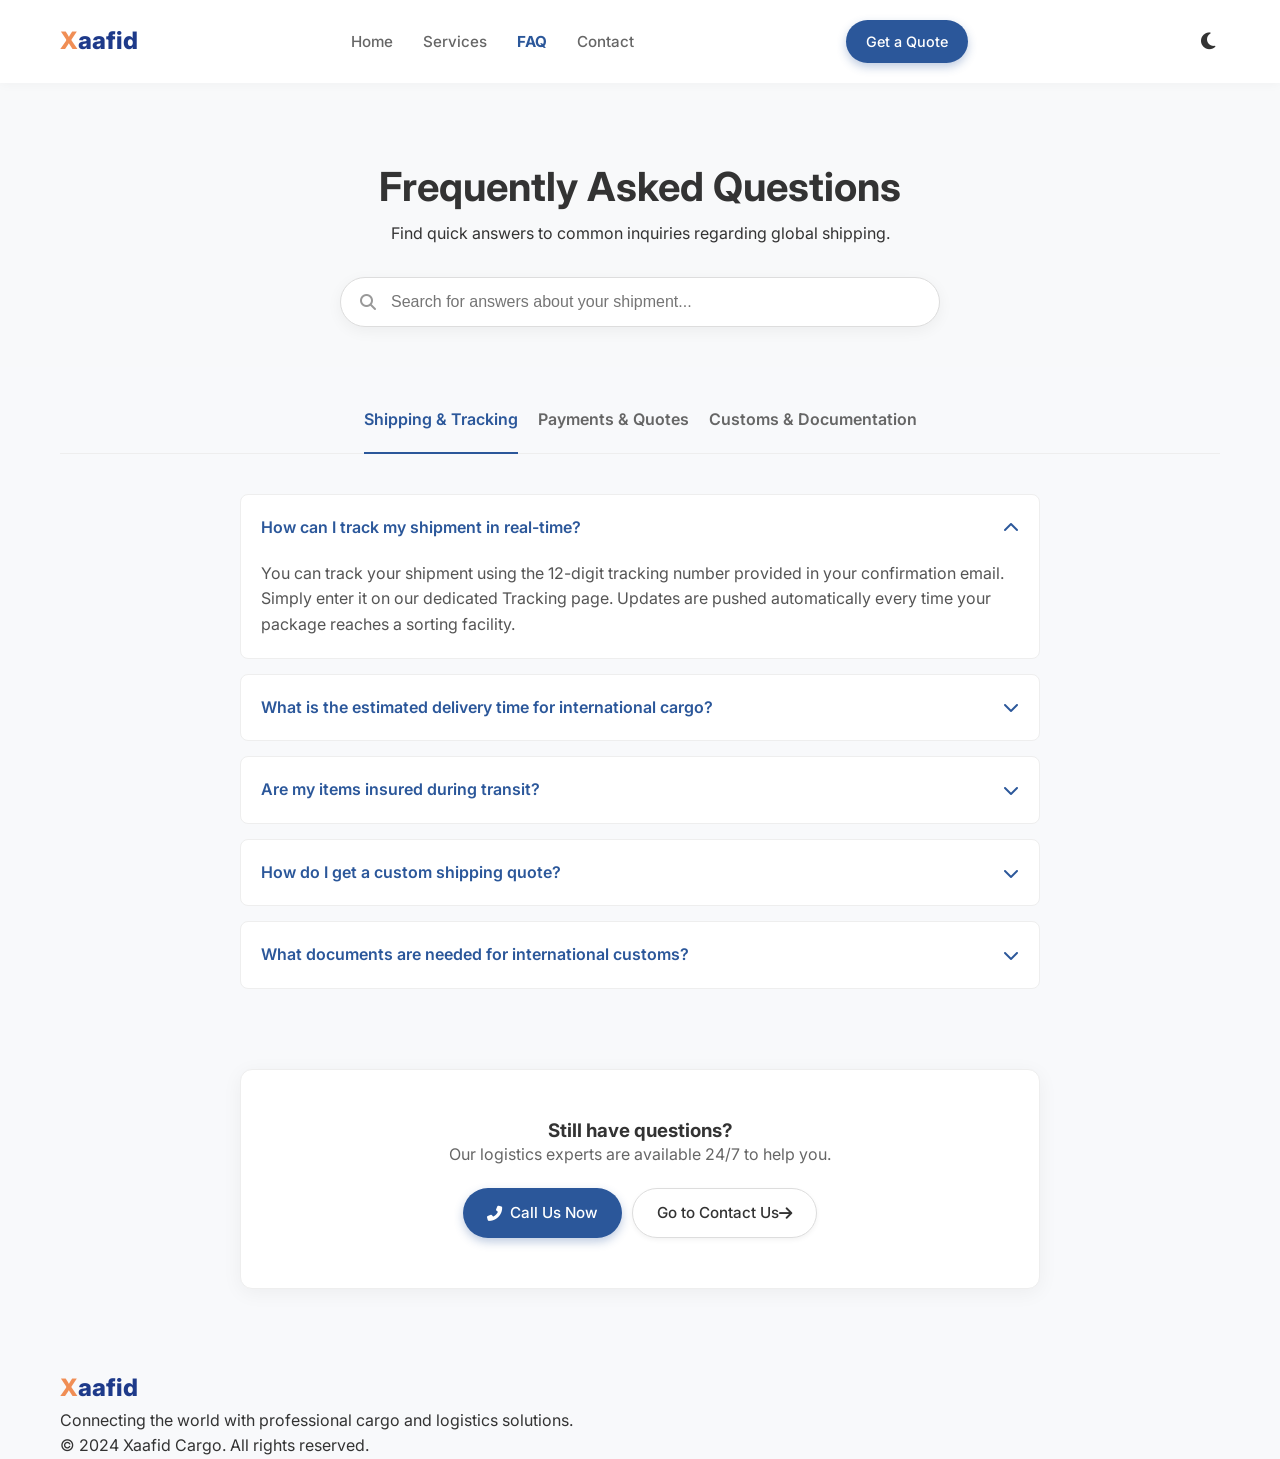
<file: faq.html>
<!DOCTYPE html>
<html lang="en">

<head>
    <meta charset="UTF-8">
    <meta name="viewport" content="width=device-width, initial-scale=1.0">
    <title>FAQ - Xaafid Logistics</title>
    <link rel="preconnect" href="https://fonts.googleapis.com">
    <link rel="preconnect" href="https://fonts.gstatic.com" crossorigin>
    <link href="https://fonts.googleapis.com/css2?family=Inter:wght@300;400;500;600;700&display=swap" rel="stylesheet">
    <link rel="stylesheet" href="https://cdnjs.cloudflare.com/ajax/libs/font-awesome/6.4.0/css/all.min.css">
    <link rel="stylesheet" href="css/style.css">
    <style>
        .faq-hero {
            background-color: #F8F9FA;
            padding: 80px 0 40px;
            text-align: center;
        }

        .search-container {
            max-width: 600px;
            margin: 30px auto 0;
            position: relative;
        }

        .search-input {
            width: 100%;
            padding: 15px 20px 15px 50px;
            border: 1px solid #ddd;
            border-radius: 30px;
            font-size: 1rem;
            outline: none;
            box-shadow: 0 4px 15px rgba(0, 0, 0, 0.05);
        }

        .search-icon {
            position: absolute;
            left: 20px;
            top: 50%;
            transform: translateY(-50%);
            color: #999;
        }

        .faq-nav {
            display: flex;
            justify-content: center;
            gap: 20px;
            margin: 40px 0;
            border-bottom: 1px solid #eee;
            padding-bottom: 20px;
        }

        .faq-tab {
            font-weight: 600;
            color: #666;
            cursor: pointer;
            padding-bottom: 20px;
            border-bottom: 2px solid transparent;
            margin-bottom: -21px;
        }

        .faq-tab.active {
            color: var(--primary-blue);
            border-color: var(--primary-blue);
        }

        .faq-accordion {
            max-width: 800px;
            margin: 0 auto 80px;
        }

        .faq-item {
            background: white;
            border: 1px solid #eee;
            border-radius: 8px;
            margin-bottom: 15px;
            overflow: hidden;
        }

        .faq-question {
            padding: 20px;
            display: flex;
            justify-content: space-between;
            align-items: center;
            cursor: pointer;
            font-weight: 600;
            color: var(--primary-blue);
        }

        .faq-question:hover {
            background-color: #fcfcfc;
        }

        .faq-answer {
            padding: 0 20px;
            max-height: 0;
            overflow: hidden;
            transition: max-height 0.3s ease, padding 0.3s ease;
            color: #555;
            line-height: 1.6;
        }

        .faq-item.active .faq-answer {
            padding: 0 20px 20px 20px;
            max-height: 200px;
            /* Approx height */
        }

        .faq-icon-rotate {
            transition: transform 0.3s;
        }

        .faq-item.active .faq-icon-rotate {
            transform: rotate(180deg);
        }

        .still-question {
            text-align: center;
            background: white;
            padding: 50px;
            border-radius: 12px;
            box-shadow: 0 4px 20px rgba(0, 0, 0, 0.05);
            max-width: 800px;
            margin: 0 auto 80px;
            border: 1px solid #eee;
        }

        /* Dark Mode */
        body.dark-mode .faq-hero {
            background-color: #121212;
        }

        body.dark-mode .faq-item,
        body.dark-mode .still-question,
        body.dark-mode .search-input {
            background-color: #1E1E1E;
            border-color: #333;
            color: white;
        }

        body.dark-mode .faq-question {
            color: white;
        }

        body.dark-mode .faq-answer {
            color: #ccc;
        }
    </style>
</head>

<body>
    <header class="header">
        <div class="container header-container">
            <a href="index.html" class="logo">
                <span class="logo-x">X</span>aafid
            </a>
            <nav class="nav">
                <ul class="nav-list">
                    <li><a href="index.html">Home</a></li>
                    <li><a href="services.html">Services</a></li>
                    <li><a href="faq.html" style="color: var(--primary-blue); font-weight: 700;">FAQ</a></li>
                    <li><a href="contact.html">Contact</a></li>
                </ul>
            </nav>
            <a href="quote.html" class="btn btn-primary btn-track">Get a Quote</a>
            <button id="theme-toggle" class="theme-toggle-btn">
                <i class="fas fa-moon"></i>
            </button>
        </div>
    </header>

    <main>
        <section class="faq-hero">
            <div class="container">
                <h1 style="font-size: 2.5rem; margin-bottom: 10px;">Frequently Asked Questions</h1>
                <p>Find quick answers to common inquiries regarding global shipping.</p>
                <div class="search-container">
                    <i class="fas fa-search search-icon"></i>
                    <input type="text" class="search-input" placeholder="Search for answers about your shipment...">
                </div>
            </div>
        </section>

        <div class="container">
            <div class="faq-nav">
                <div class="faq-tab active">Shipping & Tracking</div>
                <div class="faq-tab">Payments & Quotes</div>
                <div class="faq-tab">Customs & Documentation</div>
            </div>

            <div class="faq-accordion">
                <!-- Q1 -->
                <div class="faq-item active">
                    <div class="faq-question">
                        How can I track my shipment in real-time?
                        <i class="fas fa-chevron-down faq-icon-rotate"></i>
                    </div>
                    <div class="faq-answer">
                        You can track your shipment using the 12-digit tracking number provided in your confirmation
                        email. Simply enter it on our dedicated Tracking page. Updates are pushed automatically every
                        time your package reaches a sorting facility.
                    </div>
                </div>

                <!-- Q2 -->
                <div class="faq-item">
                    <div class="faq-question">
                        What is the estimated delivery time for international cargo?
                        <i class="fas fa-chevron-down faq-icon-rotate"></i>
                    </div>
                    <div class="faq-answer">
                        Transit times depend on the mode of transport. Air freight typically takes 3-5 business days,
                        while Sea freight can take 15-45 days depending on the origin and destination ports.
                    </div>
                </div>

                <!-- Q3 -->
                <div class="faq-item">
                    <div class="faq-question">
                        Are my items insured during transit?
                        <i class="fas fa-chevron-down faq-icon-rotate"></i>
                    </div>
                    <div class="faq-answer">
                        Yes, Xaafid Cargo offers comprehensive cargo insurance. Basic liability coverage is included,
                        but we recommend full-value protection for high-value goods.
                    </div>
                </div>

                <!-- Q4 -->
                <div class="faq-item">
                    <div class="faq-question">
                        How do I get a custom shipping quote?
                        <i class="fas fa-chevron-down faq-icon-rotate"></i>
                    </div>
                    <div class="faq-answer">
                        You can get a free quote by visiting our "Get a Quote" page and filling out the shipment details
                        (weight, dimensions, origin, destination). Our team will respond within 24 hours.
                    </div>
                </div>

                <!-- Q5 -->
                <div class="faq-item">
                    <div class="faq-question">
                        What documents are needed for international customs?
                        <i class="fas fa-chevron-down faq-icon-rotate"></i>
                    </div>
                    <div class="faq-answer">
                        Typically, you need a Commercial Invoice, Packing List, and Bill of Lading (or Airway Bill).
                        Depending on the goods, you may also need Certificates of Origin or specific permits. Our
                        customs brokers can assist you with this.
                    </div>
                </div>
            </div>

            <div class="still-question">
                <h3>Still have questions?</h3>
                <p style="color: #666; margin-bottom: 20px;">Our logistics experts are available 24/7 to help you.</p>
                <div style="display: flex; gap: 10px; justify-content: center;">
                    <a href="contact.html" class="btn btn-primary"><i class="fas fa-phone-alt"
                            style="margin-right: 8px;"></i> Call Us Now</a>
                    <a href="contact.html" class="btn btn-secondary" style="border-radius: 30px;">Go to Contact Us <i
                            class="fas fa-arrow-right"></i></a>
                </div>
            </div>
        </div>
    </main>

    <footer class="footer">
        <div class="container footer-container">
            <div class="footer-col brand-col">
                <a href="#" class="logo footer-logo">
                    <span class="logo-x">X</span>aafid
                </a>
                <p>Connecting the world with professional cargo and logistics solutions.</p>
            </div>
            <div class="footer-bottom">
                <p>&copy; 2024 Xaafid Cargo. All rights reserved.</p>
            </div>
        </div>
    </footer>

    <script src="js/app.js"></script>
    <script>
        // Simple Accordion Script
        document.querySelectorAll('.faq-question').forEach(item => {
            item.addEventListener('click', () => {
                const parent = item.parentElement;
                parent.classList.toggle('active');
            });
        });
    </script>
</body>

</html>
</file>
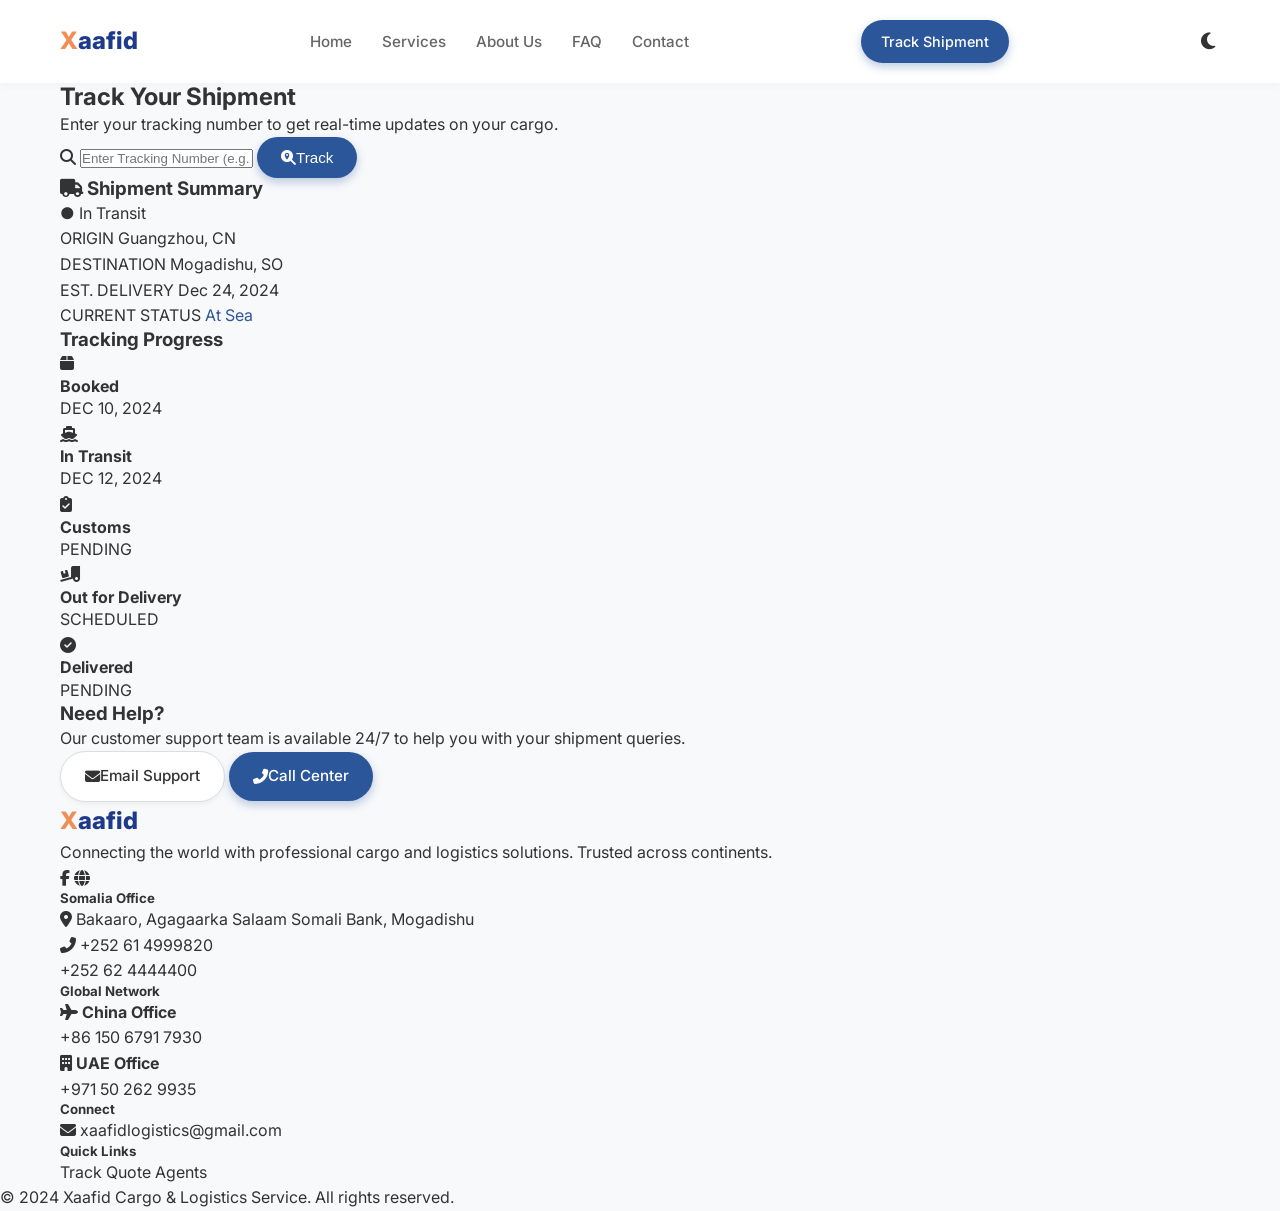
<file: tracking.html>
<!DOCTYPE html>
<html lang="en">

<head>
    <meta charset="UTF-8">
    <meta name="viewport" content="width=device-width, initial-scale=1.0">
    <title>Track Your Shipment - Xaafid Logistics</title>
    <link rel="preconnect" href="https://fonts.googleapis.com">
    <link rel="preconnect" href="https://fonts.gstatic.com" crossorigin>
    <link href="https://fonts.googleapis.com/css2?family=Inter:wght@300;400;500;600;700&display=swap" rel="stylesheet">
    <link rel="stylesheet" href="https://cdnjs.cloudflare.com/ajax/libs/font-awesome/6.4.0/css/all.min.css">
    <link rel="stylesheet" href="css/style.css">
</head>

<body>
    <header class="header">
        <div class="container header-container">
            <a href="index.html" class="logo">
                <span class="logo-x">X</span>aafid
            </a>
            <nav class="nav">
                <ul class="nav-list">
                    <li><a href="index.html">Home</a></li>
                    <li><a href="services.html">Services</a></li>
                    <li><a href="about.html">About Us</a></li>
                    <li><a href="faq.html">FAQ</a></li>
                    <li><a href="contact.html">Contact</a></li>
                </ul>
            </nav>
            <a href="tracking.html" class="btn btn-primary btn-track">Track Shipment</a>
            <button id="theme-toggle" class="theme-toggle-btn">
                <i class="fas fa-moon"></i>
            </button>
            <button class="mobile-menu-btn">
                <i class="fas fa-bars"></i>
            </button>
        </div>
    </header>

    <main class="tracking-main">
        <section class="tracking-hero">
            <div class="container">
                <h1 class="page-title">Track Your Shipment</h1>
                <p class="page-subtitle">Enter your tracking number to get real-time updates on your cargo.</p>

                <div class="tracking-search-box">
                    <i class="fas fa-search search-icon"></i>
                    <input type="text" placeholder="Enter Tracking Number (e.g. XFD-8895-B06A)" class="tracking-input">
                    <button class="btn btn-primary btn-search"><i class="fas fa-search-location"></i> Track</button>
                </div>
            </div>
        </section>

        <section class="tracking-result">
            <div class="container">
                <!-- Shipment Summary -->
                <div class="result-card summary-card">
                    <div class="card-header">
                        <h3><i class="fas fa-truck"></i> Shipment Summary</h3>
                        <span class="status-badge in-transit">● In Transit</span>
                    </div>
                    <div class="summary-grid">
                        <div class="summary-item">
                            <span class="label">ORIGIN</span>
                            <span class="value">Guangzhou, CN</span>
                        </div>
                        <div class="summary-item">
                            <span class="label">DESTINATION</span>
                            <span class="value">Mogadishu, SO</span>
                        </div>
                        <div class="summary-item">
                            <span class="label">EST. DELIVERY</span>
                            <span class="value">Dec 24, 2024</span>
                        </div>
                        <div class="summary-item">
                            <span class="label">CURRENT STATUS</span>
                            <span class="value text-blue">At Sea</span>
                        </div>
                    </div>
                </div>

                <!-- Tracking Progress -->
                <div class="result-card progress-card">
                    <h3>Tracking Progress</h3>
                    <div class="progress-timeline">
                        <div class="timeline-step completed">
                            <div class="step-icon"><i class="fas fa-box"></i></div>
                            <div class="step-content">
                                <h4>Booked</h4>
                                <span class="date">DEC 10, 2024</span>
                            </div>
                        </div>
                        <div class="timeline-step completed active">
                            <div class="step-icon"><i class="fas fa-ship"></i></div>
                            <div class="step-content">
                                <h4>In Transit</h4>
                                <span class="date">DEC 12, 2024</span>
                            </div>
                        </div>
                        <div class="timeline-step">
                            <div class="step-icon"><i class="fas fa-clipboard-check"></i></div>
                            <div class="step-content">
                                <h4>Customs</h4>
                                <span class="date">PENDING</span>
                            </div>
                        </div>
                        <div class="timeline-step">
                            <div class="step-icon"><i class="fas fa-truck-loading"></i></div>
                            <div class="step-content">
                                <h4>Out for Delivery</h4>
                                <span class="date">SCHEDULED</span>
                            </div>
                        </div>
                        <div class="timeline-step">
                            <div class="step-icon"><i class="fas fa-check-circle"></i></div>
                            <div class="step-content">
                                <h4>Delivered</h4>
                                <span class="date">PENDING</span>
                            </div>
                        </div>
                    </div>
                    <div class="progress-bar-bg">
                        <div class="progress-bar-fill" style="width: 35%;"></div>
                    </div>
                </div>

                <!-- Need Help -->
                <div class="help-section">
                    <div class="help-text">
                        <h3>Need Help?</h3>
                        <p>Our customer support team is available 24/7 to help you with your shipment queries.</p>
                    </div>
                    <div class="help-buttons">
                        <a href="mailto:support@xaafid.com" class="btn btn-secondary btn-help"><i
                                class="fas fa-envelope"></i> Email Support</a>
                        <a href="tel:+123456789" class="btn btn-primary btn-help-call"><i class="fas fa-phone-alt"></i>
                            Call Center</a>
                    </div>
                </div>
            </div>
        </section>
    </main>

    <footer class="footer" id="contact">
        <div class="container footer-container">
            <div class="footer-col brand-col">
                <a href="index.html" class="logo footer-logo">
                    <span class="logo-x">X</span>aafid
                </a>
                <p>Connecting the world with professional cargo and logistics solutions. Trusted across continents.</p>
                <div class="social-links">
                    <a href="#"><i class="fab fa-facebook-f"></i></a>
                    <a href="#"><i class="fas fa-globe"></i></a>
                </div>
            </div>

            <div class="footer-col">
                <h5>Somalia Office</h5>
                <ul class="contact-list">
                    <li><i class="fas fa-map-marker-alt"></i> Bakaaro, Agagaarka Salaam Somali Bank, Mogadishu</li>
                    <li><i class="fas fa-phone-alt"></i> +252 61 4999820<br>+252 62 4444400</li>
                </ul>
            </div>

            <div class="footer-col">
                <h5>Global Network</h5>
                <ul class="contact-list">
                    <li><i class="fas fa-plane"></i> <strong>China Office</strong><br>+86 150 6791 7930</li>
                    <li><i class="fas fa-building"></i> <strong>UAE Office</strong><br>+971 50 262 9935</li>
                </ul>
            </div>

            <div class="footer-col">
                <h5>Connect</h5>
                <ul class="contact-list">
                    <li><i class="fas fa-envelope"></i> xaafidlogistics@gmail.com</li>
                </ul>
                <div class="quick-links">
                    <h5>Quick Links</h5>
                    <div class="tags">
                        <a href="tracking.html">Track</a>
                        <a href="#">Quote</a>
                        <a href="#">Agents</a>
                    </div>
                </div>
            </div>
        </div>
        <div class="footer-bottom">
            <p>&copy; 2024 Xaafid Cargo & Logistics Service. All rights reserved.</p>
        </div>
    </footer>

    <script src="js/app.js"></script>
</body>

</html>
</file>
<file: css/style.css>
/* Global Variables */
:root {
    --primary-blue: #2B579A;
    /* Approx from logo */
    --primary-orange: #F08E55;
    /* Approx from buttons */
    --dark-blue: #1E3A8A;
    --light-bg: #F8F9FB;
    --text-color: #333333;
    --text-light: #666666;
    --white: #FFFFFF;
    --shadow: 0 4px 20px rgba(0, 0, 0, 0.05);
    --border-radius: 12px;
    --container-width: 1200px;
}

/* Dark Mode Variables */
body.dark-mode {
    --primary-blue: #5580C7;
    /* Lighter blue for dark mode */
    --primary-orange: #F08E55;
    --dark-blue: #A3B9ED;
    --light-bg: #121212;
    --text-color: #E0E0E0;
    --text-light: #AAAAAA;
    --white: #1E1E1E;
    --shadow: 0 4px 20px rgba(0, 0, 0, 0.3);
}

body.dark-mode .logo-x {
    color: var(--primary-orange);
}

body.dark-mode .header {
    background-color: #1E1E1E;
    box-shadow: 0 2px 10px rgba(0, 0, 0, 0.2);
}

body.dark-mode .hero {
    background: linear-gradient(135deg, #1E1E1E 60%, #121212 100%);
}

body.dark-mode .hero-title {
    color: var(--white);
}

body.dark-mode .service-card,
body.dark-mode .result-card,
body.dark-mode .tracking-search-box {
    background-color: #252525;
    border-color: #333;
}

body.dark-mode .section-title,
body.dark-mode .service-card h3,
body.dark-mode .page-title,
body.dark-mode .card-header h3,
body.dark-mode .help-text h3 {
    color: var(--white);
}

body.dark-mode .service-icon {
    background-color: #333;
    color: var(--primary-blue);
}

body.dark-mode .tracking-input {
    background-color: #252525;
    color: var(--white);
}

body.dark-mode .btn-secondary {
    background-color: transparent;
    border-color: #444;
    color: var(--white);
}

body.dark-mode .btn-secondary:hover {
    background-color: #333;
}

body.dark-mode .footer {
    background-color: #0d1b38;
}

body.dark-mode .abstract-shape {
    background-color: #2A3B38;
}

body.dark-mode .quarter-circle,
body.dark-mode .eye-shape {
    background-color: #4A5B58;
}

body.dark-mode .timeline-step .step-icon {
    background-color: #333;
    border-color: #444;
}

body.dark-mode .timeline-step.completed .step-icon {
    background-color: var(--primary-blue);
    border-color: var(--primary-blue);
}

body.dark-mode .timeline-step.active .step-icon {
    background-color: #333;
    border-color: var(--primary-blue);
}

body.dark-mode .input {
    background: #333;
    color: white;
}

body.dark-mode .help-section {
    background-color: #2A201C;
    border-color: #3D2E28;
}

body.dark-mode .help-text p {
    color: #CCC;
}

body.dark-mode .btn-help {
    background-color: #333;
    border-color: #444;
    color: white;
}

/* Reset & Base Styles */
* {
    margin: 0;
    padding: 0;
    box-sizing: border-box;
}

body {
    font-family: 'Inter', sans-serif;
    color: var(--text-color);
    background-color: var(--light-bg);
    line-height: 1.6;
    overflow-x: hidden;
}

a {
    text-decoration: none;
    color: inherit;
    transition: 0.3s;
}

ul {
    list-style: none;
}

h1,
h2,
h3,
h4,
h5 {
    font-weight: 700;
    line-height: 1.2;
}

.container {
    max-width: var(--container-width);
    margin: 0 auto;
    padding: 0 20px;
}

.btn {
    display: inline-flex;
    align-items: center;
    justify-content: center;
    padding: 12px 24px;
    border-radius: 30px;
    /* Pill shape */
    font-weight: 500;
    font-size: 0.95rem;
    cursor: pointer;
    border: none;
    transition: all 0.3s ease;
}

.btn-primary {
    background-color: var(--primary-blue);
    color: var(--white);
    box-shadow: 0 4px 10px rgba(43, 87, 154, 0.3);
}

.btn-primary:hover {
    background-color: #1e427a;
    transform: translateY(-2px);
}

.btn-secondary {
    background-color: var(--white);
    color: var(--text-color);
    border: 1px solid #ddd;
    box-shadow: 0 2px 5px rgba(0, 0, 0, 0.05);
}

.btn-secondary:hover {
    background-color: #f0f0f0;
    transform: translateY(-2px);
}

.badge {
    display: inline-block;
    background-color: rgba(240, 142, 85, 0.15);
    color: var(--primary-orange);
    padding: 6px 12px;
    border-radius: 4px;
    font-size: 0.75rem;
    font-weight: 700;
    text-transform: uppercase;
    letter-spacing: 1px;
    margin-bottom: 1rem;
}

.text-blue {
    color: var(--primary-blue);
}

/* Header */
.header {
    background-color: var(--white);
    padding: 20px 0;
    position: sticky;
    top: 0;
    z-index: 1000;
    box-shadow: 0 2px 10px rgba(0, 0, 0, 0.03);
}

.header-container {
    display: flex;
    justify-content: space-between;
    align-items: center;
}

.logo {
    font-size: 1.5rem;
    font-weight: 800;
    color: var(--dark-blue);
    display: flex;
    align-items: center;
}

.logo-x {
    color: var(--primary-orange);
}

.nav-list {
    display: flex;
    gap: 30px;
}

.nav-list a {
    font-size: 0.95rem;
    font-weight: 500;
    color: var(--text-light);
}

.nav-list a:hover {
    color: var(--primary-blue);
}

.btn-track {
    padding: 10px 20px;
    font-size: 0.9rem;
}

.mobile-menu-btn {
    display: none;
    background: none;
    border: none;
    font-size: 1.5rem;
    color: var(--dark-blue);
    cursor: pointer;
}

.theme-toggle-btn {
    background: none;
    border: none;
    font-size: 1.2rem;
    color: var(--text-color);
    cursor: pointer;
    margin-left: 15px;
    padding: 5px;
    transition: transform 0.3s ease;
}

.theme-toggle-btn:hover {
    transform: rotate(15deg);
    color: var(--primary-blue);
}

/* Hero Section - Split Layout */
.hero {
    padding: 80px 0;
    position: relative;
    background-color: var(--light-bg);
    /* Changed from image bg to light for split layout */
    overflow: hidden;
}

.hero-container {
    display: flex;
    align-items: center;
    gap: 50px;
}

.hero-text {
    flex: 1;
    z-index: 2;
}

.hero-text h1 {
    font-size: 3.5rem;
    line-height: 1.2;
    margin-bottom: 20px;
    color: var(--text-dark);
}

.hero-text p {
    font-size: 1.1rem;
    color: #666;
    margin-bottom: 30px;
    max-width: 500px;
}

.hero-image-wrapper {
    flex: 1;
    position: relative;
    height: 500px;

    .man-silhouette {
        width: 100%;
        height: 100%;
        background: url('data:image/svg+xml;utf8,<svg xmlns="http://www.w3.org/2000/svg" viewBox="0 0 100 200"><path d="M50 20 C60 20 65 30 65 40 C65 55 55 55 55 60 L80 80 L80 180 L60 200 L40 200 L20 180 L20 80 L45 60 C45 55 35 55 35 40 C35 30 40 20 50 20 Z" fill="%23eee"/></svg>') center/contain no-repeat;
        opacity: 0.5;
        /* Mockup effect */
    }


    /* Services Section */
    .services {
        padding: 80px 0;
        text-align: center;
    }

    .section-header {
        margin-bottom: 50px;
    }

    .badge-text {
        color: var(--primary-orange);
        font-size: 0.8rem;
        font-weight: 700;
        letter-spacing: 1.5px;
        text-transform: uppercase;
        display: block;
        margin-bottom: 10px;
    }

    .section-title {
        font-size: 2.5rem;
        color: #111;
        margin-bottom: 15px;
    }

    .title-underline {
        width: 60px;
        height: 4px;
        background-color: var(--primary-orange);
        margin: 0 auto;
        border-radius: 2px;
    }

    .services-grid {
        display: grid;
        grid-template-columns: repeat(3, 1fr);
        gap: 30px;
    }

    .service-card {
        background: var(--white);
        border-radius: 20px;
        padding: 30px;
        text-align: center;
        box-shadow: var(--shadow);
        transition: transform 0.3s ease;
        position: relative;
        overflow: hidden;
        height: 100%;
        display: flex;
        flex-direction: column;
        align-items: center;
    }

    .service-card:hover {
        transform: translateY(-10px);
    }

    .service-image {
        position: absolute;
        top: 0;
        left: 0;
        width: 100%;
        height: 150px;
        background-size: cover;
        background-position: center;
        border-radius: 20px 20px 100% 100% / 20px 20px 30px 30px;
        /* Curve effect at bottom */
        background-color: var(--primary-blue);
        /* Fallback */
        background-image: linear-gradient(to bottom, black 60%, transparent 100%);
        -webkit-mask-image: linear-gradient(to bottom, black 60%, transparent 100%);
        z-index: 0;
        opacity: 0.8;
    }

    .service-icon {
        width: 60px;
        height: 60px;
        background-color: var(--white);
        border-radius: 50%;
        /* Hexagon or circle */
        display: flex;
        align-items: center;
        justify-content: center;
        font-size: 1.5rem;
        color: var(--primary-blue);
        margin-top: 80px;
        /* Push down below image area */
        margin-bottom: 20px;
        z-index: 1;
        position: relative;
        box-shadow: 0 4px 10px rgba(0, 0, 0, 0.1);
    }

    .service-card h3 {
        font-size: 1.3rem;
        margin-bottom: 15px;
        color: var(--primary-blue);
        z-index: 1;
        position: relative;
    }

    .service-card p {
        font-size: 0.9rem;
        color: var(--text-light);
        line-height: 1.5;
        z-index: 1;
        position: relative;
    }

    /* Vision & Mission */
    .vision-mission {
        padding: 80px 0;
        background-color: var(--light-bg);
    }

    .vision-container {
        display: flex;
        gap: 60px;
        align-items: center;
    }

    .vision-image-col {
        flex: 1;
        min-height: 400px;
        position: relative;
    }

    .abstract-shape {
        width: 100%;
        height: 100%;
        background-color: #53706B;
        /* Dark Green/Grey from image */
        border-radius: 20px;
        position: relative;
        overflow: hidden;
        min-height: 400px;
    }

    .quarter-circle {
        position: absolute;
        bottom: 20%;
        left: 20%;
        width: 100px;
        height: 100px;
        background-color: #E0E6E4;
        /* Light shape */
        border-top-left-radius: 100px;
    }

    .eye-shape {
        position: absolute;
        bottom: 10%;
        left: 10%;
        width: 80px;
        height: 40px;
        background-color: #E0E6E4;
        border-radius: 50%;
        transform: rotate(-15deg);
    }

    .vision-text-col {
        flex: 1;
    }

    .info-block {
        display: flex;
        gap: 20px;
        margin-bottom: 40px;
    }

    .info-number {
        width: 40px;
        height: 40px;
        background-color: var(--primary-blue);
        color: white;
        font-weight: 700;
        border-radius: 50%;
        display: flex;
        align-items: center;
        justify-content: center;
        font-size: 0.9rem;
        flex-shrink: 0;
    }

    .info-number.orange {
        background-color: var(--primary-orange);
    }

    .info-content h4 {
        color: var(--primary-blue);
        margin-bottom: 10px;
        text-transform: uppercase;
        font-size: 1rem;
        letter-spacing: 0.5px;
    }

    .info-content.orange h4 {
        color: var(--primary-orange);
    }

    .mission-list li {
        display: flex;
        gap: 10px;
        margin-bottom: 12px;
        font-size: 0.95rem;
        color: var(--text-light);
    }

    .mission-list li i {
        color: var(--primary-orange);
        margin-top: 4px;
    }


    /* Footer */
    .footer {
        background-color: #2F4D93;
        /* Footer Blue */
        color: white;
        padding-top: 60px;
    }

    .footer-container {
        display: flex;
        justify-content: space-between;
        flex-wrap: wrap;
        gap: 40px;
        padding-bottom: 40px;
        border-bottom: 1px solid rgba(255, 255, 255, 0.1);
    }

    .footer-col {
        flex: 1;
        min-width: 200px;
    }

    .brand-col {
        flex: 1.5;
    }

    .footer-logo {
        color: white;
        margin-bottom: 20px;
    }

    .brand-col p {
        font-size: 0.9rem;
        color: rgba(255, 255, 255, 0.8);
        margin-bottom: 20px;
        max-width: 300px;
    }

    .social-links {
        display: flex;
        gap: 15px;
    }

    .social-links a {
        width: 36px;
        height: 36px;
        background: rgba(255, 255, 255, 0.2);
        display: flex;
        align-items: center;
        justify-content: center;
        border-radius: 50%;
        transition: 0.3s;
    }

    .social-links a:hover {
        background: var(--primary-orange);
    }

    .footer h5 {
        font-size: 1.1rem;
        margin-bottom: 20px;
        font-weight: 600;
    }

    .contact-list li {
        display: flex;
        gap: 10px;
        margin-bottom: 15px;
        font-size: 0.9rem;
        color: rgba(255, 255, 255, 0.9);
    }

    .contact-list li i {
        color: var(--primary-orange);
        margin-top: 3px;
    }

    .quick-links .tags {
        display: flex;
        gap: 10px;
    }

    .quick-links .tags a {
        background: rgba(255, 255, 255, 0.15);
        padding: 5px 15px;
        border-radius: 15px;
        font-size: 0.8rem;
    }

    .quick-links .tags a:hover {
        background: var(--primary-orange);
    }

    .footer-bottom {
        text-align: center;
        padding: 20px 0;
        font-size: 0.8rem;
        color: rgba(255, 255, 255, 0.6);
    }

    /* Responsive Styles */
    @media (max-width: 1024px) {
        .container {
            padding: 0 30px;
        }

        .hero-title {
            font-size: 2.8rem;
        }

        .services-grid {
            grid-template-columns: repeat(2, 1fr);
        }
    }

    @media (max-width: 768px) {
        .header-container {
            position: relative;
        }

        .nav {
            display: none;
            position: absolute;
            top: 100%;
            left: 0;
            width: 100%;
            background: white;
            padding: 20px;
            box-shadow: 0 10px 20px rgba(0, 0, 0, 0.1);
            border-top: 1px solid #eee;
        }

        .nav.active {
            display: block;
        }

        .nav-list {
            flex-direction: column;
            align-items: center;
            gap: 20px;
        }

        .btn-track {
            display: none;
            /* Hide standard button on mobile, maybe put in nav */
        }

        .mobile-menu-btn {
            display: block;
        }

        .hero-container {
            flex-direction: column;
            text-align: center;
            padding-top: 20px;
        }

        .hero-text {
            margin: 0 auto 30px;
        }

        .hero-buttons {
            justify-content: center;
        }

        .hero-image {
            justify-content: center;
            margin-top: 40px;
        }

        .services-grid {
            grid-template-columns: 1fr;
        }

        .vision-container {
            flex-direction: column;
        }

        .vision-image-col,
        .vision-text-col {
            width: 100%;
        }

        .vision-image-col {
            min-height: 300px;
        }

        .footer-container {
            flex-direction: column;
            gap: 30px;
        }
    }

    @media (max-width: 480px) {
        .hero-title {
            font-size: 2.2rem;
        }

        .nav-list {
            gap: 15px;
        }

        .hero-buttons {
            flex-direction: column;
        }

        .btn {
            width: 100%;
        }
    }

    /* Service Card Link */
    .service-card-link {
        text-decoration: none;
        color: inherit;
        display: block;
    }

    .service-card .read-more {
        display: inline-block;
        margin-top: 15px;
        font-size: 0.9rem;
        font-weight: 600;
        color: var(--primary-orange);
        transition: margin-left 0.3s;
    }

    .service-card:hover .read-more {
        margin-left: 5px;
    }

    /* Tracking Page Styles */
    .tracking-main {
        background-color: var(--light-bg);
        min-height: 80vh;
        padding-bottom: 80px;
    }

    .tracking-hero {
        padding: 60px 0 40px;
        text-align: center;
    }

    .page-title {
        font-size: 2.5rem;
        color: #111;
        margin-bottom: 10px;
    }

    .page-subtitle {
        color: var(--text-light);
        margin-bottom: 40px;
    }

    .tracking-search-box {
        background: white;
        padding: 10px;
        border-radius: 50px;
        /* Full pill shape for container */
        box-shadow: 0 10px 30px rgba(0, 0, 0, 0.08);
        max-width: 700px;
        margin: 0 auto;
        display: flex;
        align-items: center;
        border: 1px solid #eee;
    }

    .search-icon {
        color: #ccc;
        margin-left: 20px;
        font-size: 1.2rem;
    }

    .tracking-input {
        flex: 1;
        border: none;
        padding: 15px 20px;
        font-size: 1rem;
        outline: none;
        color: var(--text-color);
    }

    .btn-search {
        padding: 12px 30px;
        border-radius: 40px;
        white-space: nowrap;
    }

    .btn-search i {
        margin-right: 8px;
    }

    /* Tracking Result Cards */
    .result-card {
        background: white;
        border-radius: 20px;
        padding: 30px;
        box-shadow: 0 5px 20px rgba(0, 0, 0, 0.05);
        margin-bottom: 30px;
        position: relative;
        border: 1px solid #f0f0f0;
    }

    .card-header {
        display: flex;
        justify-content: space-between;
        align-items: center;
        margin-bottom: 20px;
        border-bottom: 1px solid #eee;
        padding-bottom: 15px;
    }

    .card-header h3 {
        font-size: 1.2rem;
        color: #111;
        display: flex;
        align-items: center;
        gap: 10px;
    }

    .card-header h3 i {
        color: var(--primary-blue);
    }

    .status-badge {
        padding: 6px 12px;
        border-radius: 20px;
        font-size: 0.8rem;
        font-weight: 600;
    }

    .status-badge.in-transit {
        background-color: rgba(46, 204, 113, 0.15);
        color: #27ae60;
    }

    .summary-grid {
        display: grid;
        grid-template-columns: repeat(4, 1fr);
        gap: 20px;
    }

    .summary-item {
        display: flex;
        flex-direction: column;
    }

    .summary-item .label {
        font-size: 0.75rem;
        color: #888;
        text-transform: uppercase;
        font-weight: 600;
        margin-bottom: 5px;
    }

    .summary-item .value {
        font-size: 1.1rem;
        font-weight: 600;
        color: #111;
    }

    /* Tracking Progress Timeline */
    .progress-card {
        padding: 40px;
    }

    .progress-card h3 {
        margin-bottom: 40px;
        font-size: 1.3rem;
    }

    .progress-timeline {
        display: flex;
        justify-content: space-between;
        position: relative;
        z-index: 1;
        margin-bottom: 20px;
    }

    /* The connecting line */
    .progress-timeline::before {
        content: '';
        position: absolute;
        top: 25px;
        left: 0;
        width: 100%;
        height: 3px;
        background-color: #eee;
        z-index: -1;
    }

    /* Active line part would need JS or separate div, keeping simple for now with gradients or just static */

    .timeline-step {
        text-align: center;
        flex: 1;
        position: relative;
    }

    .step-icon {
        width: 50px;
        height: 50px;
        background-color: white;
        border: 2px solid #eee;
        border-radius: 50%;
        margin: 0 auto 15px;
        display: flex;
        align-items: center;
        justify-content: center;
        color: #ccc;
        font-size: 1.2rem;
        transition: 0.3s;
    }

    .timeline-step.completed .step-icon {
        background-color: var(--primary-blue);
        border-color: var(--primary-blue);
        color: white;
    }

    .timeline-step.active .step-icon {
        border-color: var(--primary-blue);
        color: var(--primary-blue);
        background-color: white;
        border-width: 3px;
    }

    .step-content h4 {
        font-size: 0.9rem;
        margin-bottom: 5px;
        color: #888;
    }

    .timeline-step.completed h4,
    .timeline-step.active h4 {
        color: var(--primary-blue);
        font-weight: 700;
    }

    .step-content .date {
        font-size: 0.75rem;
        color: #999;
    }

    /* Need Help Section */
    .help-section {
        background-color: #FDF3EB;
        /* Light Orange/Beige */
        border-radius: 20px;
        padding: 30px 40px;
        display: flex;
        justify-content: space-between;
        align-items: center;
        border: 1px solid #fcebdd;
    }

    .help-text h3 {
        font-size: 1.3rem;
        margin-bottom: 10px;
        color: #333;
    }

    .help-text p {
        color: #666;
    }

    .help-buttons {
        display: flex;
        gap: 15px;
    }

    .btn-help {
        background: white;
        border: 1px solid #ddd;
        font-weight: 600;
    }

    .btn-help-call {
        background-color: var(--primary-orange);
        color: white;
        font-weight: 600;
        box-shadow: 0 4px 15px rgba(240, 142, 85, 0.3);
    }

    .btn-help-call:hover {
        background-color: #e67e45;
    }


    /* Responsive tracking */
    @media (max-width: 768px) {
        .summary-grid {
            grid-template-columns: repeat(2, 1fr);
            gap: 20px 10px;
        }

        .progress-timeline {
            flex-direction: column;
            align-items: flex-start;
            gap: 30px;
        }

        .progress-timeline::before {
            width: 3px;
            height: 100%;
            left: 25px;
            top: 0;
        }

        .timeline-step {
            display: flex;
            align-items: center;
            gap: 20px;
            text-align: left;
            width: 100%;
        }

        .step-icon {
            margin: 0;
        }

        .help-section {
            flex-direction: column;
            text-align: center;
            gap: 20px;
        }

        .help-buttons {
            flex-direction: column;
            width: 100%;
        }
    }
</file>
